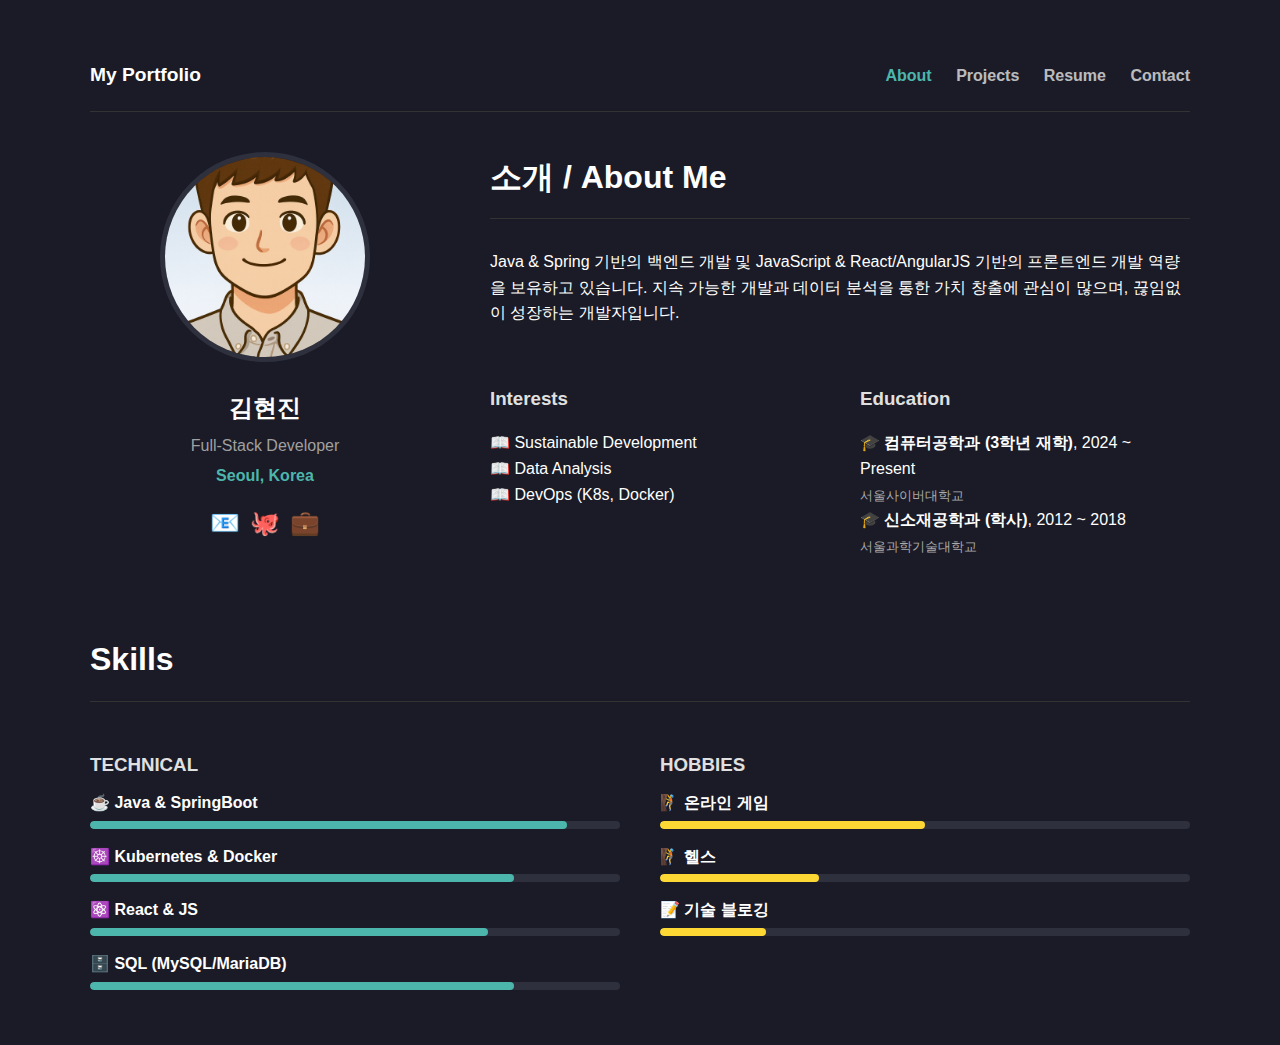
<file: index.html>
<!DOCTYPE html>
<html lang="ko">
<head>
    <meta charset="UTF-8">
    <meta name="viewport" content="width=device-width, initial-scale=1.0">
    <title>About</title>
    <link rel="stylesheet" href="style.css">
    <script src="main.js"></script>
</head>
<body>
    <div class="container">
        <nav>
            <div class="nav-brand">My Portfolio</div>
            <div class="nav-links">
                <a href="index.html" class="active">About</a>
                <a href="projects.html">Projects</a>
                <a href="resume.html">Resume</a>
                <a href="contact.html">Contact</a>
            </div>
        </nav>
        <div id="profile-section" class="profile-section">
            <div class="profile-card">
                <img id="p-img" src="" alt="Profile" class="profile-img">
                <h2 id="p-name" style="margin-bottom:5px;"></h2>
                <p id="p-role" class="role"></p>
                <p id="p-org" class="univ"></p>
                <div id="p-social" style="margin-top:15px;"></div>
            </div>
            <div class="bio-content">
                <h1 id="bio-title"></h1>
                <p id="bio-text"></p>
                <div class="grid-2" style="margin-top:40px;">
                    <div><h3>Interests</h3><ul id="interest-list"></ul></div>
                    <div><h3>Education</h3><ul id="edu-list"></ul></div>
                </div>
            </div>
        </div>
        <div style="margin-top:60px;">
            <h1>Skills</h1>
            <div class="grid-2">
                <div><h3>TECHNICAL</h3><div id="tech-list"></div></div>
                <div><h3>HOBBIES</h3><div id="hobby-list"></div></div>
            </div>
        </div>
    </div>
</body>
</html>
</file>
<file: style.css>
/* style.css */
:root {
    --bg-color: #1a1b26;
    --text-color: #ffffff;
    --accent-color: #4db6ac; /* 청록색 (주요 포인트) */
    --accent-secondary: #fdd835; /* 노란색 (취미/강조) */
    --card-bg: #2e303e;
    --nav-border: #333;
}

body {
    background-color: var(--bg-color);
    color: var(--text-color);
    font-family: -apple-system, BlinkMacSystemFont, "Segoe UI", Roboto, Helvetica, Arial, sans-serif;
    margin: 0; padding: 0; line-height: 1.6;
}

.container { max-width: 1100px; margin: 0 auto; padding: 40px 20px; }

/* 네비게이션 */
nav {
    display: flex; justify-content: space-between; align-items: center;
    padding: 20px 0; border-bottom: 1px solid var(--nav-border); margin-bottom: 40px; font-weight: bold;
}
.nav-brand { font-size: 1.2rem; }
.nav-links a {
    color: var(--text-color); text-decoration: none; margin-left: 20px;
    opacity: 0.7; transition: 0.3s;
}
.nav-links a:hover, .nav-links a.active { opacity: 1; color: var(--accent-color); }

/* 공통 요소 */
h1 { margin-top: 0; font-size: 2rem; border-bottom: 1px solid #333; padding-bottom: 15px; margin-bottom: 30px; }
h2 { margin-top: 0; }
h3 { color: #e0e0e0; margin-bottom: 10px; }
a { color: var(--accent-color); text-decoration: none; }
ul { list-style: none; padding: 0; }
.grid-2 { display: grid; grid-template-columns: repeat(auto-fit, minmax(300px, 1fr)); gap: 40px; }

/* About 페이지 */
.profile-section { display: flex; flex-wrap: wrap; gap: 50px; }
.profile-card { flex: 1; min-width: 250px; text-align: center; }
.profile-img { width: 200px; height: 200px; border-radius: 50%; object-fit: cover; border: 5px solid var(--card-bg); margin-bottom: 20px; }
.bio-content { flex: 2; min-width: 300px; }
.role { color: #a0a0a0; margin: 5px 0; }
.univ { color: var(--accent-color); font-weight: bold; margin: 5px 0; }
.skill-item { margin-bottom: 15px; }
.progress-bg { background: var(--card-bg); height: 8px; border-radius: 4px; overflow: hidden; margin-top: 5px; }
.progress-fill { height: 100%; border-radius: 4px; }
.fill-tech { background: var(--accent-color); }
.fill-hobby { background: var(--accent-secondary); }

/* Projects 페이지 */
.project-card {
    border: 1px solid #333; border-radius: 8px; padding: 25px; transition: 0.3s;
    background: transparent;
}
.project-card:hover { transform: translateY(-5px); border-color: var(--accent-color); }
.tech-tag {
    display: inline-block; background: var(--card-bg); color: var(--accent-color);
    padding: 4px 10px; border-radius: 15px; font-size: 0.8rem; margin: 0 5px 5px 0;
}

/* Resume 페이지 */
.timeline-item {
    border-left: 2px solid var(--accent-color); padding-left: 25px; margin-bottom: 40px; position: relative;
}
.timeline-item::before {
    content: ''; position: absolute; left: -6px; top: 8px; width: 10px; height: 10px;
    background: var(--accent-color); border-radius: 50%;
}
.date { color: #a0a0a0; font-size: 0.9rem; display: block; margin-bottom: 5px; }
</file>
